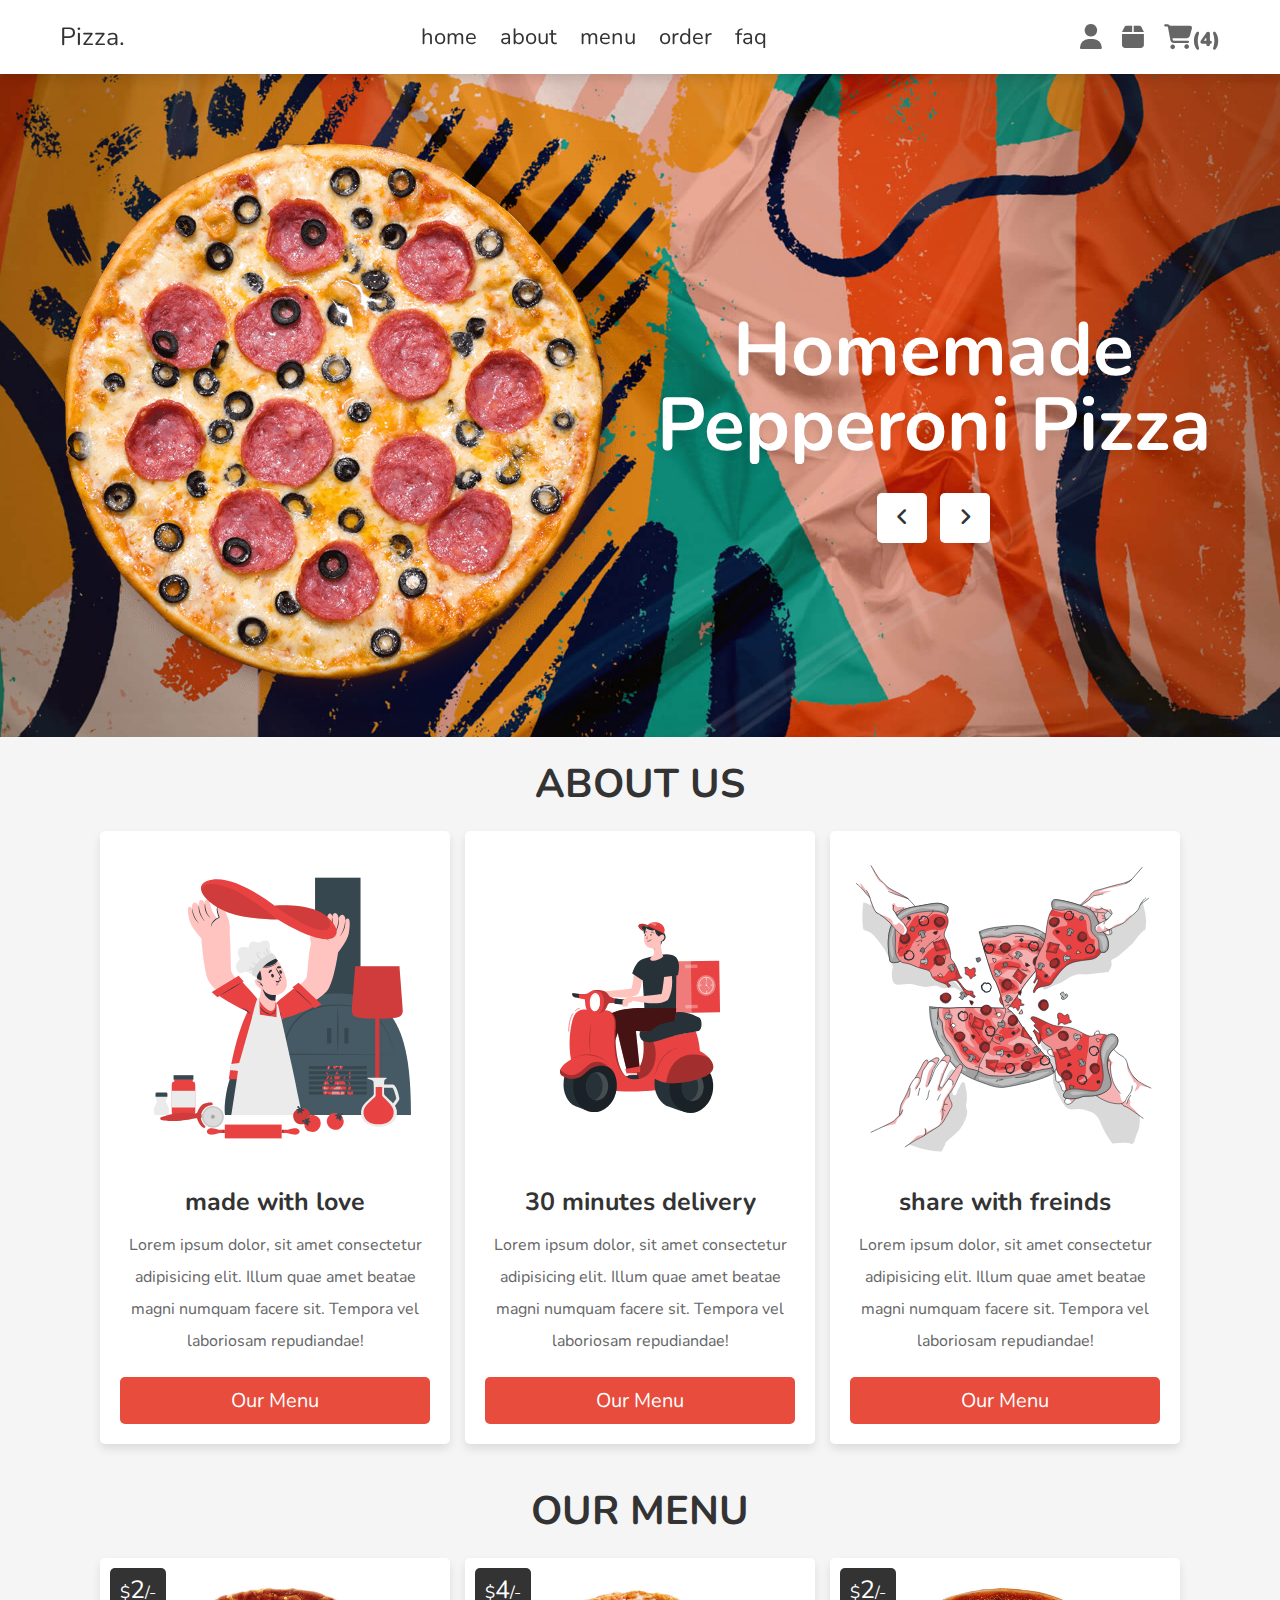
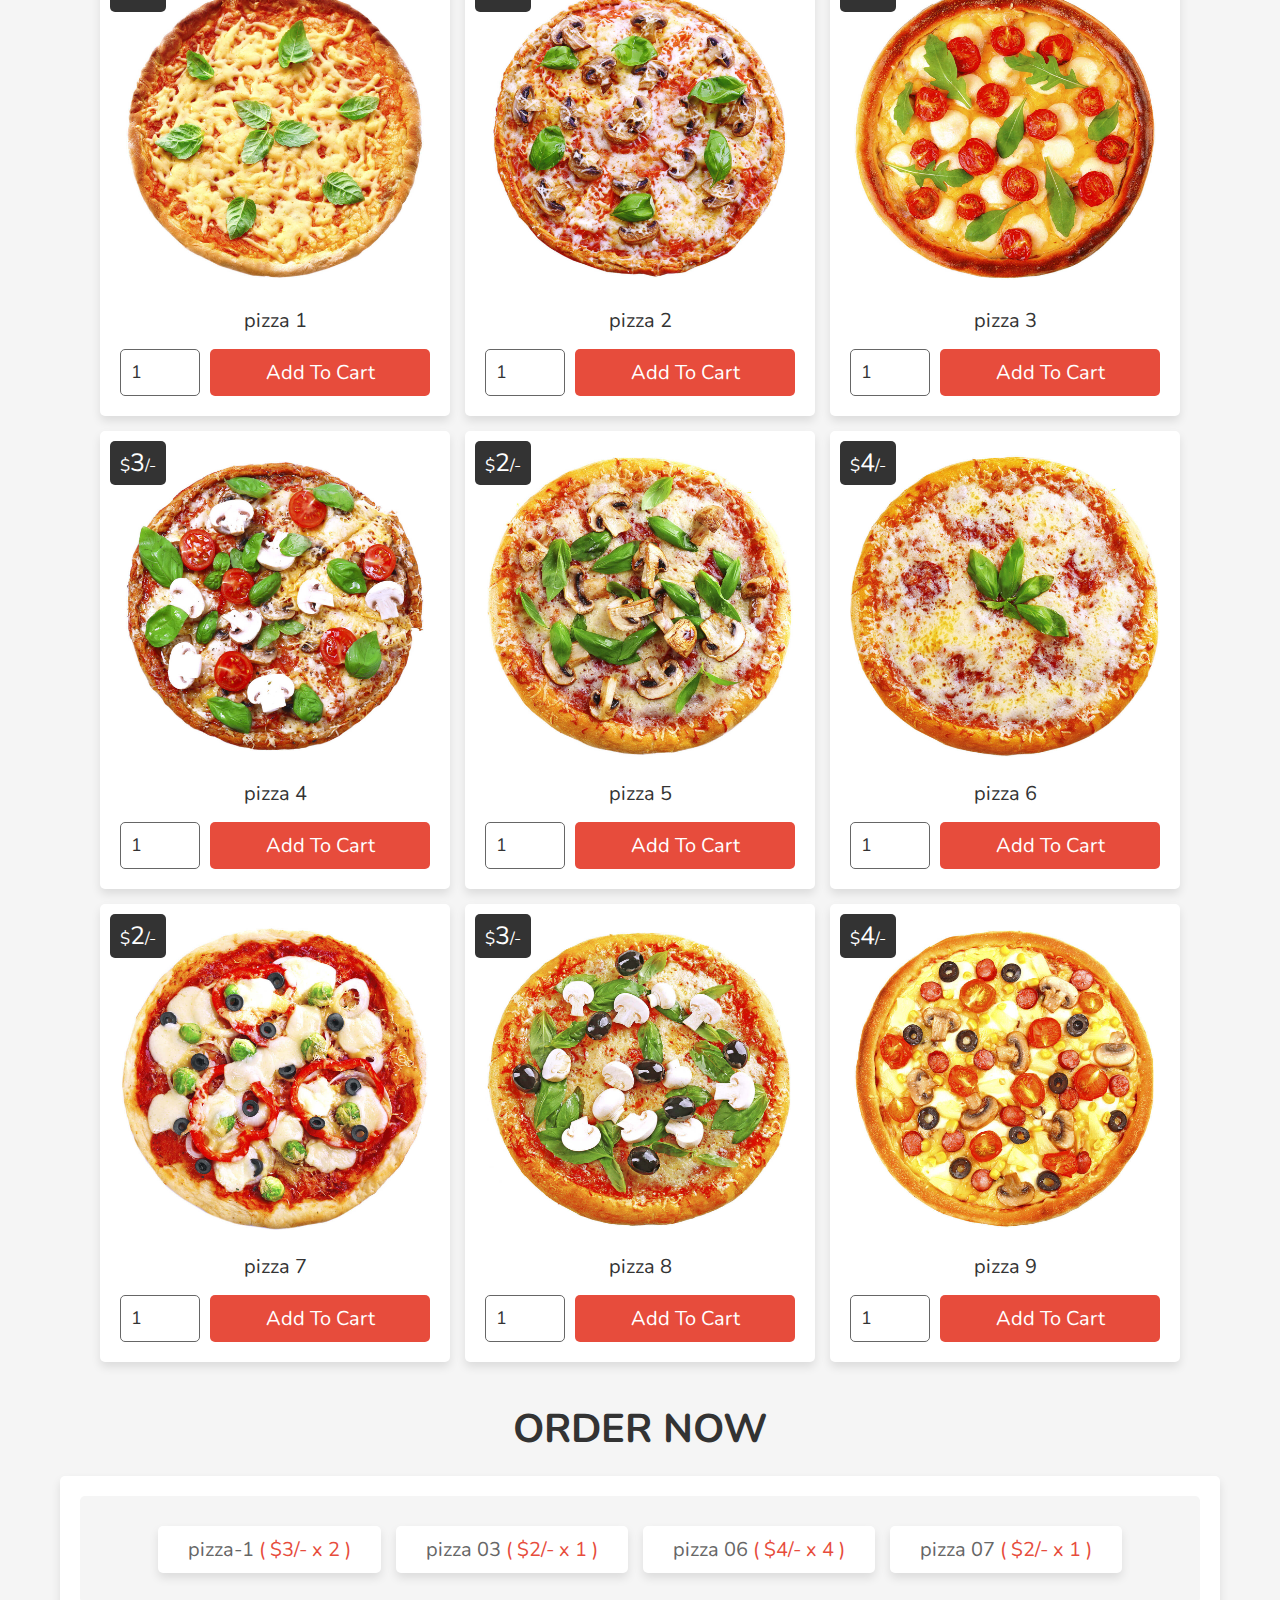
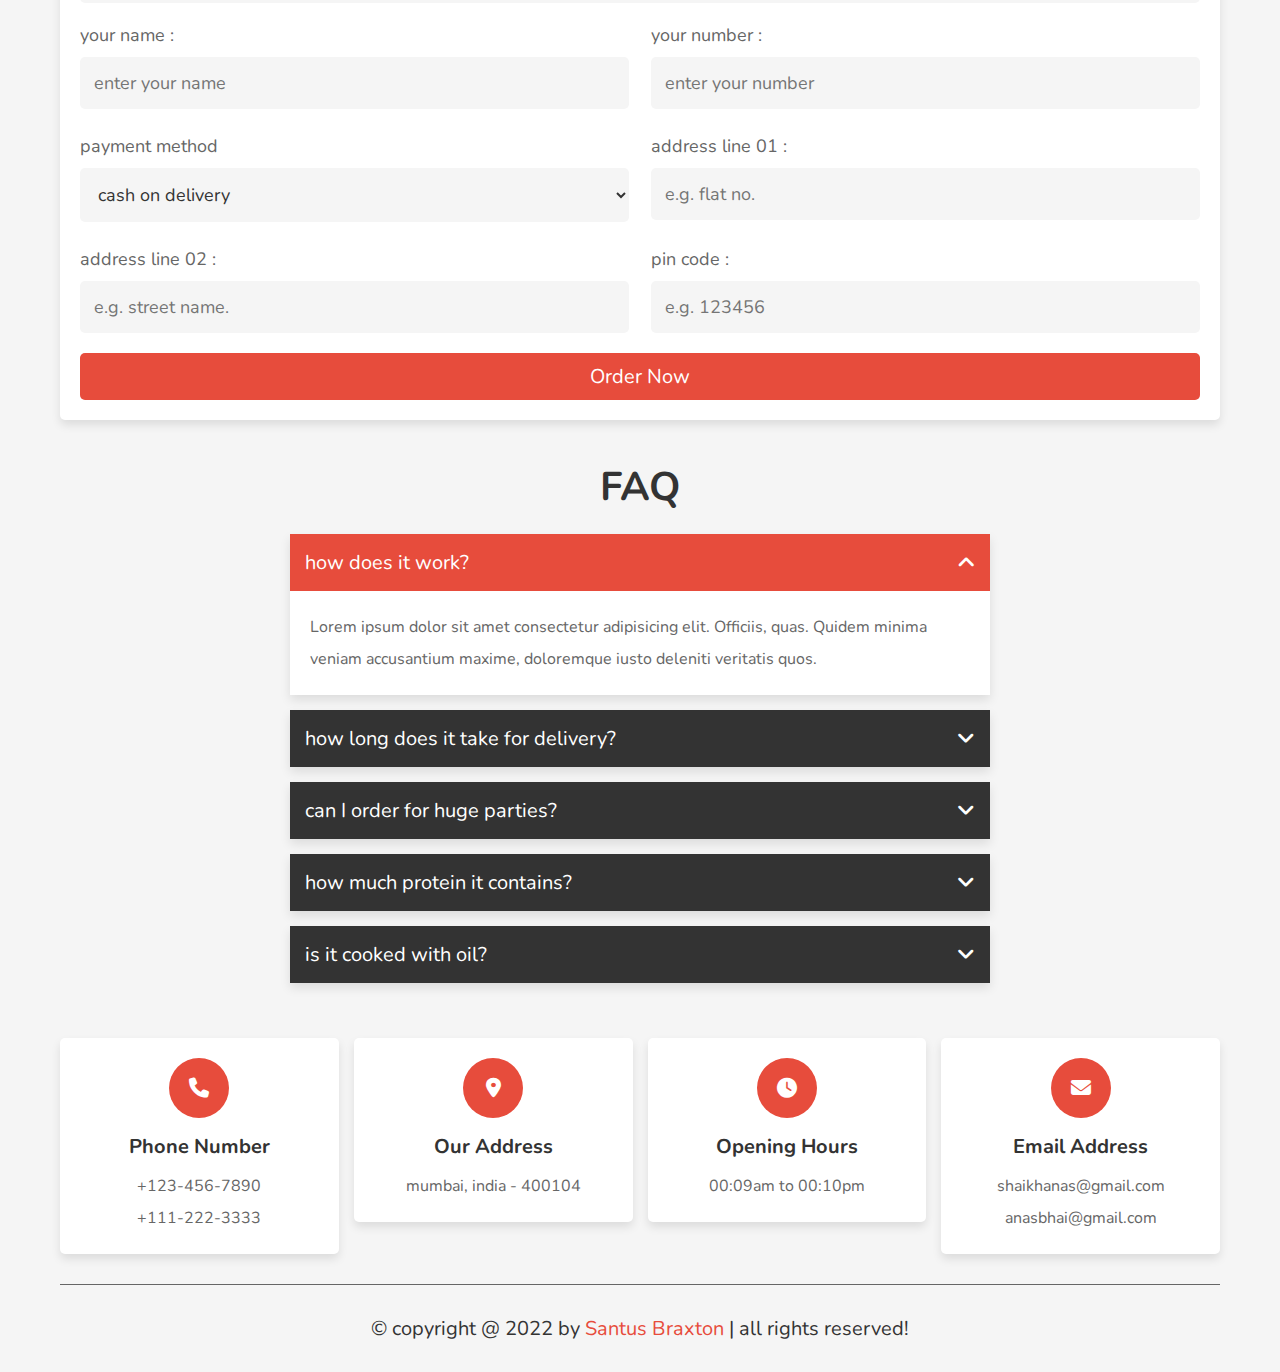
<file: PROJECT__RESTAURANT 2/index.html>
<!DOCTYPE html>
<html lang="en">
<head>
   <meta charset="UTF-8">
   <meta http-equiv="X-UA-Compatible" content="IE=edge">
   <meta name="viewport" content="width=device-width, initial-scale=1.0">
   <title>Complete Responsive Pizza Shop Website Design</title>

   <!-- font awesome cdn link  -->
   <link rel="stylesheet" href="https://cdnjs.cloudflare.com/ajax/libs/font-awesome/6.1.1/css/all.min.css">

   <!-- custom css file link  -->
   <link rel="stylesheet" href="css/style.css">

</head>
<body>
   
<!-- header section starts  -->

<header class="header">

   <section class="flex">

      <a href="#home" class="logo">Pizza.</a>

      <nav class="navbar">
         <a href="#home">home</a>
         <a href="#about">about</a>
         <a href="#menu">menu</a>
         <a href="#order">order</a>
         <a href="#faq">faq</a>
      </nav>

      <div class="icons">
         <div id="menu-btn" class="fas fa-bars"></div>
         <div id="user-btn" class="fas fa-user"></div>
         <div id="order-btn" class="fas fa-box"></div>
         <div id="cart-btn" class="fas fa-shopping-cart"><span>(4)</span></div>
      </div>

   </section>

</header>

<!-- header section ends -->

<div class="user-account">

   <section>

      <div id="close-account"><span>close</span></div>

      <div class="user">
         <p><span>you are not logged in now!</span></p>
      </div>

      <div class="display-orders">
         <p>pizza-1 <span>( $3/- x 2 )</span></p>
         <p>pizza 03 <span>( $2/- x 1 )</span></p>
         <p>pizza 06 <span>( $4/- x 4 )</span></p>
         <p>pizza 07 <span>( $2/- x 1 )</span></p>
      </div>

      <div class="flex">

         <form action="" method="post">
            <h3>login now</h3>
            <input type="email" name="email" required class="box" placeholder="enter your email" maxlength="50">
            <input type="password" name="pass" required class="box" placeholder="enter your password" maxlength="20">
            <input type="submit" value="login now" name="login" class="btn">
         </form>

         <form action="" method="post">
            <h3>register now</h3>
            <input type="text" name="name" required class="box" placeholder="enter your name" maxlength="20">
            <input type="email" name="email" required class="box" placeholder="enter your email" maxlength="50">
            <input type="password" name="pass" required class="box" placeholder="enter your password" maxlength="20">
            <input type="password" name="cpass" required class="box" placeholder="confirm your password" maxlength="20">
            <input type="submit" value="register now" name="register" class="btn">
         </form>

      </div>

   </section>

</div>

<div class="my-orders">

   <section>

      <div id="close-orders"><span>close</span></div>

      <h3 class="title"> my orders </h3>

      <div class="box">
         <p>placed on : <span>06/04/2022</span> </p>
         <p>name : <span>shaikh anas</span> </p>
         <p>number : <span>1234567890</span></p>
         <p>address : <span>flat no. 123, bulding no. 2, jogeshwari, mumbai, india - 400104</span></p>
         <p>payment method : <span>cash on delivery</span></p>
         <p>your orders : <span>pizza 01 $3/- x 2, pizza 03 $2/- x 1, pizza 06 $4/- x 4, pizza 07, $2/- x 1</span></p>
         <p>total price : <span>$11/-</span></p>
         <p>payment status : <span style="color: var(--red);">pending</span> </p>
      </div>

      <div class="box">
         <p>placed on : <span>06/04/2022</span> </p>
         <p>name : <span>shaikh anas</span> </p>
         <p>number : <span>1234567890</span></p>
         <p>address : <span>flat no. 123, bulding no. 2, jogeshwari, mumbai, india - 400104</span></p>
         <p>payment method : <span>cash on delivery</span></p>
         <p>your orders : <span>pizza 01 $3/- x 2, pizza 03 $2/- x 1, pizza 06 $4/- x 4, pizza 07, $2/- x 1</span></p>
         <p>total price : <span>$11/-</span></p>
         <p>payment status : <span style="color: var(--red);">pending</span> </p>
      </div>

   </section>

</div>

<div class="shopping-cart">

   <section>

      <div id="close-cart"><span>close</span></div>

      <div class="box">
         <a href="#" class="fas fa-times"></a>
         <img src="images/pizza-1.jpg" alt="">
         <div class="content">
            <p>pizza-1 <span>( $3/- x 2 )</span></p>
            <form action="" method="post">
               <input type="number" class="qty" name="qty" min="1" value="2" max="100">
               <button type="submit" class="fas fa-edit" name="update_qty"></button>
            </form>
         </div>
      </div>

      <div class="box">
         <a href="#" class="fas fa-times"></a>
         <img src="images/pizza-3.jpg" alt="">
         <div class="content">
            <p>pizza-3 <span>( $2/- x 1 )</span></p>
            <form action="" method="post">
               <input type="number" class="qty" name="qty" min="1" value="1" max="100">
               <button type="submit" class="fas fa-edit" name="update_qty"></button>
            </form>
         </div>
      </div>

      <div class="box">
         <a href="#" class="fas fa-times"></a>
         <img src="images/pizza-6.jpg" alt="">
         <div class="content">
            <p>pizza-6 <span>( $4/- x 2 )</span></p>
            <form action="" method="post">
               <input type="number" class="qty" name="qty" min="1" value="2" max="100">
               <button type="submit" class="fas fa-edit" name="update_qty"></button>
            </form>
         </div>
      </div>

      <div class="box">
         <a href="#" class="fas fa-times"></a>
         <img src="images/pizza-7.jpg" alt="">
         <div class="content">
            <p>pizza-7 <span>( $2/- x 1 )</span></p>
            <form action="" method="post">
               <input type="number" class="qty" name="qty" min="1" value="1" max="100">
               <button type="submit" class="fas fa-edit" name="update_qty"></button>
            </form>
         </div>
      </div>

      <a href="#order" class="btn">order now</a>

   </section>

</div>

<div class="home-bg">

   <section class="home" id="home">

      <div class="slide-container">

         <div class="slide active">
            <div class="image">
               <img src="images/home-img-1.png" alt="">
            </div>
            <div class="content">
               <h3>homemade Pepperoni Pizza</h3>
               <div class="fas fa-angle-left" onclick="prev()"></div>
               <div class="fas fa-angle-right" onclick="next()"></div>
            </div>
         </div>

         <div class="slide">
            <div class="image">
               <img src="images/home-img-2.png" alt="">
            </div>
            <div class="content">
               <h3>Pizza With Mushrooms</h3>
               <div class="fas fa-angle-left" onclick="prev()"></div>
               <div class="fas fa-angle-right" onclick="next()"></div>
            </div>
         </div>

         <div class="slide">
            <div class="image">
               <img src="images/home-img-3.png" alt="">
            </div>
            <div class="content">
               <h3>Mascarpone And Mushrooms</h3>
               <div class="fas fa-angle-left" onclick="prev()"></div>
               <div class="fas fa-angle-right" onclick="next()"></div>
            </div>
         </div>

      </div>

   </section>

</div>

<!-- about section starts  -->

<section class="about" id="about">

   <h1 class="heading">about us</h1>

   <div class="box-container">

      <div class="box">
         <img src="images/about-1.svg" alt="">
         <h3>made with love</h3>
         <p>Lorem ipsum dolor, sit amet consectetur adipisicing elit. Illum quae amet beatae magni numquam facere sit. Tempora vel laboriosam repudiandae!</p>
         <a href="#menu" class="btn">our menu</a>
      </div>

      <div class="box">
         <img src="images/about-2.svg" alt="">
         <h3>30 minutes delivery</h3>
         <p>Lorem ipsum dolor, sit amet consectetur adipisicing elit. Illum quae amet beatae magni numquam facere sit. Tempora vel laboriosam repudiandae!</p>
         <a href="#menu" class="btn">our menu</a>
      </div>

      <div class="box">
         <img src="images/about-3.svg" alt="">
         <h3>share with freinds</h3>
         <p>Lorem ipsum dolor, sit amet consectetur adipisicing elit. Illum quae amet beatae magni numquam facere sit. Tempora vel laboriosam repudiandae!</p>
         <a href="#menu" class="btn">our menu</a>
      </div>

   </div>

</section>

<!-- about section ends -->

<!-- menu section starts  -->

<section id="menu" class="menu">

   <h1 class="heading">our menu</h1>

   <div class="box-container">

      <div class="box">
         <div class="price">$<span>2</span>/-</div>
         <img src="images/pizza-1.jpg" alt="">
         <div class="name">pizza 1</div>
         <form action="" method="post">
            <input type="number" min="1" max="100" value="1" class="qty" name="qty">
            <input type="submit" value="add to cart" name="add_to_cart" class="btn">
         </form>
      </div>

      <div class="box">
         <div class="price">$<span>4</span>/-</div>
         <img src="images/pizza-2.jpg" alt="">
         <div class="name">pizza 2</div>
         <form action="" method="post">
            <input type="number" min="1" max="100" value="1" class="qty" name="qty">
            <input type="submit" value="add to cart" name="add_to_cart" class="btn">
         </form>
      </div>

      <div class="box">
         <div class="price">$<span>2</span>/-</div>
         <img src="images/pizza-3.jpg" alt="">
         <div class="name">pizza 3</div>
         <form action="" method="post">
            <input type="number" min="1" max="100" value="1" class="qty" name="qty">
            <input type="submit" value="add to cart" name="add_to_cart" class="btn">
         </form>
      </div>

      <div class="box">
         <div class="price">$<span>3</span>/-</div>
         <img src="images/pizza-4.jpg" alt="">
         <div class="name">pizza 4</div>
         <form action="" method="post">
            <input type="number" min="1" max="100" value="1" class="qty" name="qty">
            <input type="submit" value="add to cart" name="add_to_cart" class="btn">
         </form>
      </div>

      <div class="box">
         <div class="price">$<span>2</span>/-</div>
         <img src="images/pizza-5.jpg" alt="">
         <div class="name">pizza 5</div>
         <form action="" method="post">
            <input type="number" min="1" max="100" value="1" class="qty" name="qty">
            <input type="submit" value="add to cart" name="add_to_cart" class="btn">
         </form>
      </div>

      <div class="box">
         <div class="price">$<span>4</span>/-</div>
         <img src="images/pizza-6.jpg" alt="">
         <div class="name">pizza 6</div>
         <form action="" method="post">
            <input type="number" min="1" max="100" value="1" class="qty" name="qty">
            <input type="submit" value="add to cart" name="add_to_cart" class="btn">
         </form>
      </div>

      <div class="box">
         <div class="price">$<span>2</span>/-</div>
         <img src="images/pizza-7.jpg" alt="">
         <div class="name">pizza 7</div>
         <form action="" method="post">
            <input type="number" min="1" max="100" value="1" class="qty" name="qty">
            <input type="submit" value="add to cart" name="add_to_cart" class="btn">
         </form>
      </div>

      <div class="box">
         <div class="price">$<span>3</span>/-</div>
         <img src="images/pizza-8.jpg" alt="">
         <div class="name">pizza 8</div>
         <form action="" method="post">
            <input type="number" min="1" max="100" value="1" class="qty" name="qty">
            <input type="submit" value="add to cart" name="add_to_cart" class="btn">
         </form>
      </div>

      <div class="box">
         <div class="price">$<span>4</span>/-</div>
         <img src="images/pizza-9.jpg" alt="">
         <div class="name">pizza 9</div>
         <form action="" method="post">
            <input type="number" min="1" max="100" value="1" class="qty" name="qty">
            <input type="submit" value="add to cart" name="add_to_cart" class="btn">
         </form>
      </div>

   </div>

</section>

<!-- menu section ends -->

<!-- order section starts  -->

<section class="order" id="order">

   <h1 class="heading">order now</h1>

   <form action="" method="post">

      <div class="display-orders">
         <p>pizza-1 <span>( $3/- x 2 )</span></p>
         <p>pizza 03 <span>( $2/- x 1 )</span></p>
         <p>pizza 06 <span>( $4/- x 4 )</span></p>
         <p>pizza 07 <span>( $2/- x 1 )</span></p>
      </div>

      <div class="flex">
         <div class="inputBox">
            <span>your name :</span>
            <input type="text" name="name" class="box" required placeholder="enter your name" maxlength="20">
         </div>
         <div class="inputBox">
            <span>your number :</span>
            <input type="number" name="number" class="box" required placeholder="enter your number" min="0">
         </div>
         <div class="inputBox">
            <span>payment method</span>
            <select name="method" class="box">
               <option value="cash on delivery">cash on delivery</option>
               <option value="credit card">credit card</option>
               <option value="paytm">paytm</option>
               <option value="paypal">paypal</option>
            </select>
         </div>
         <div class="inputBox">
            <span>address line 01 :</span>
            <input type="text" name="flat" class="box" required placeholder="e.g. flat no." maxlength="50">
         </div>
         <div class="inputBox">
            <span>address line 02 :</span>
            <input type="text" name="street" class="box" required placeholder="e.g. street name." maxlength="50">
         </div>
         <div class="inputBox">
            <span>pin code :</span>
            <input type="number" name="pin_code" class="box" required placeholder="e.g. 123456" min="0">
         </div>
      </div>

      <input type="submit" value="order now" class="btn" name="order">

   </form>

</section>

<!-- order section ends -->

<!-- faq section starts  -->

<section class="faq" id="faq">

   <h1 class="heading">FAQ</h1>

   <div class="accordion-container">

      <div class="accordion active">
         <div class="accordion-heading">
            <span>how does it work?</span>
            <i class="fas fa-angle-down"></i>
         </div>
         <p class="accrodion-content">
            Lorem ipsum dolor sit amet consectetur adipisicing elit. Officiis, quas. Quidem minima veniam accusantium maxime, doloremque iusto deleniti veritatis quos.
         </p>
      </div>

      <div class="accordion">
         <div class="accordion-heading">
            <span>how long does it take for delivery?</span>
            <i class="fas fa-angle-down"></i>
         </div>
         <p class="accrodion-content">
            Lorem ipsum dolor sit amet consectetur adipisicing elit. Officiis, quas. Quidem minima veniam accusantium maxime, doloremque iusto deleniti veritatis quos.
         </p>
      </div>

      <div class="accordion">
         <div class="accordion-heading">
            <span>can I order for huge parties?</span>
            <i class="fas fa-angle-down"></i>
         </div>
         <p class="accrodion-content">
            Lorem ipsum dolor sit amet consectetur adipisicing elit. Officiis, quas. Quidem minima veniam accusantium maxime, doloremque iusto deleniti veritatis quos.
         </p>
      </div>

      <div class="accordion">
         <div class="accordion-heading">
            <span>how much protein it contains?</span>
            <i class="fas fa-angle-down"></i>
         </div>
         <p class="accrodion-content">
            Lorem ipsum dolor sit amet consectetur adipisicing elit. Officiis, quas. Quidem minima veniam accusantium maxime, doloremque iusto deleniti veritatis quos.
         </p>
      </div>


      <div class="accordion">
         <div class="accordion-heading">
            <span>is it cooked with oil?</span>
            <i class="fas fa-angle-down"></i>
         </div>
         <p class="accrodion-content">
            Lorem ipsum dolor sit amet consectetur adipisicing elit. Officiis, quas. Quidem minima veniam accusantium maxime, doloremque iusto deleniti veritatis quos.
         </p>
      </div>

   </div>

</section>

<!-- faq section ends -->

<!-- footer section starts  -->

<section class="footer">

   <div class="box-container">

      <div class="box">
         <i class="fas fa-phone"></i>
         <h3>phone number</h3>
         <p>+123-456-7890</p>
         <p>+111-222-3333</p>
      </div>

      <div class="box">
         <i class="fas fa-map-marker-alt"></i>
         <h3>our address</h3>
         <p>mumbai, india - 400104</p>
      </div>

      <div class="box">
         <i class="fas fa-clock"></i>
         <h3>opening hours</h3>
         <p>00:09am to 00:10pm</p>
      </div>

      <div class="box">
         <i class="fas fa-envelope"></i>
         <h3>email address</h3>
         <p>shaikhanas@gmail.com</p>
         <p>anasbhai@gmail.com</p>
      </div>

   </div>

   <div class="credit">
      &copy; copyright @ 2022 by <span>Santus Braxton</span> | all rights reserved!
   </div>

</section>

<!-- footer section ends -->



















<!-- custom js file link  -->
<script src="js/script.js"></script>

</body>
</html>
</file>
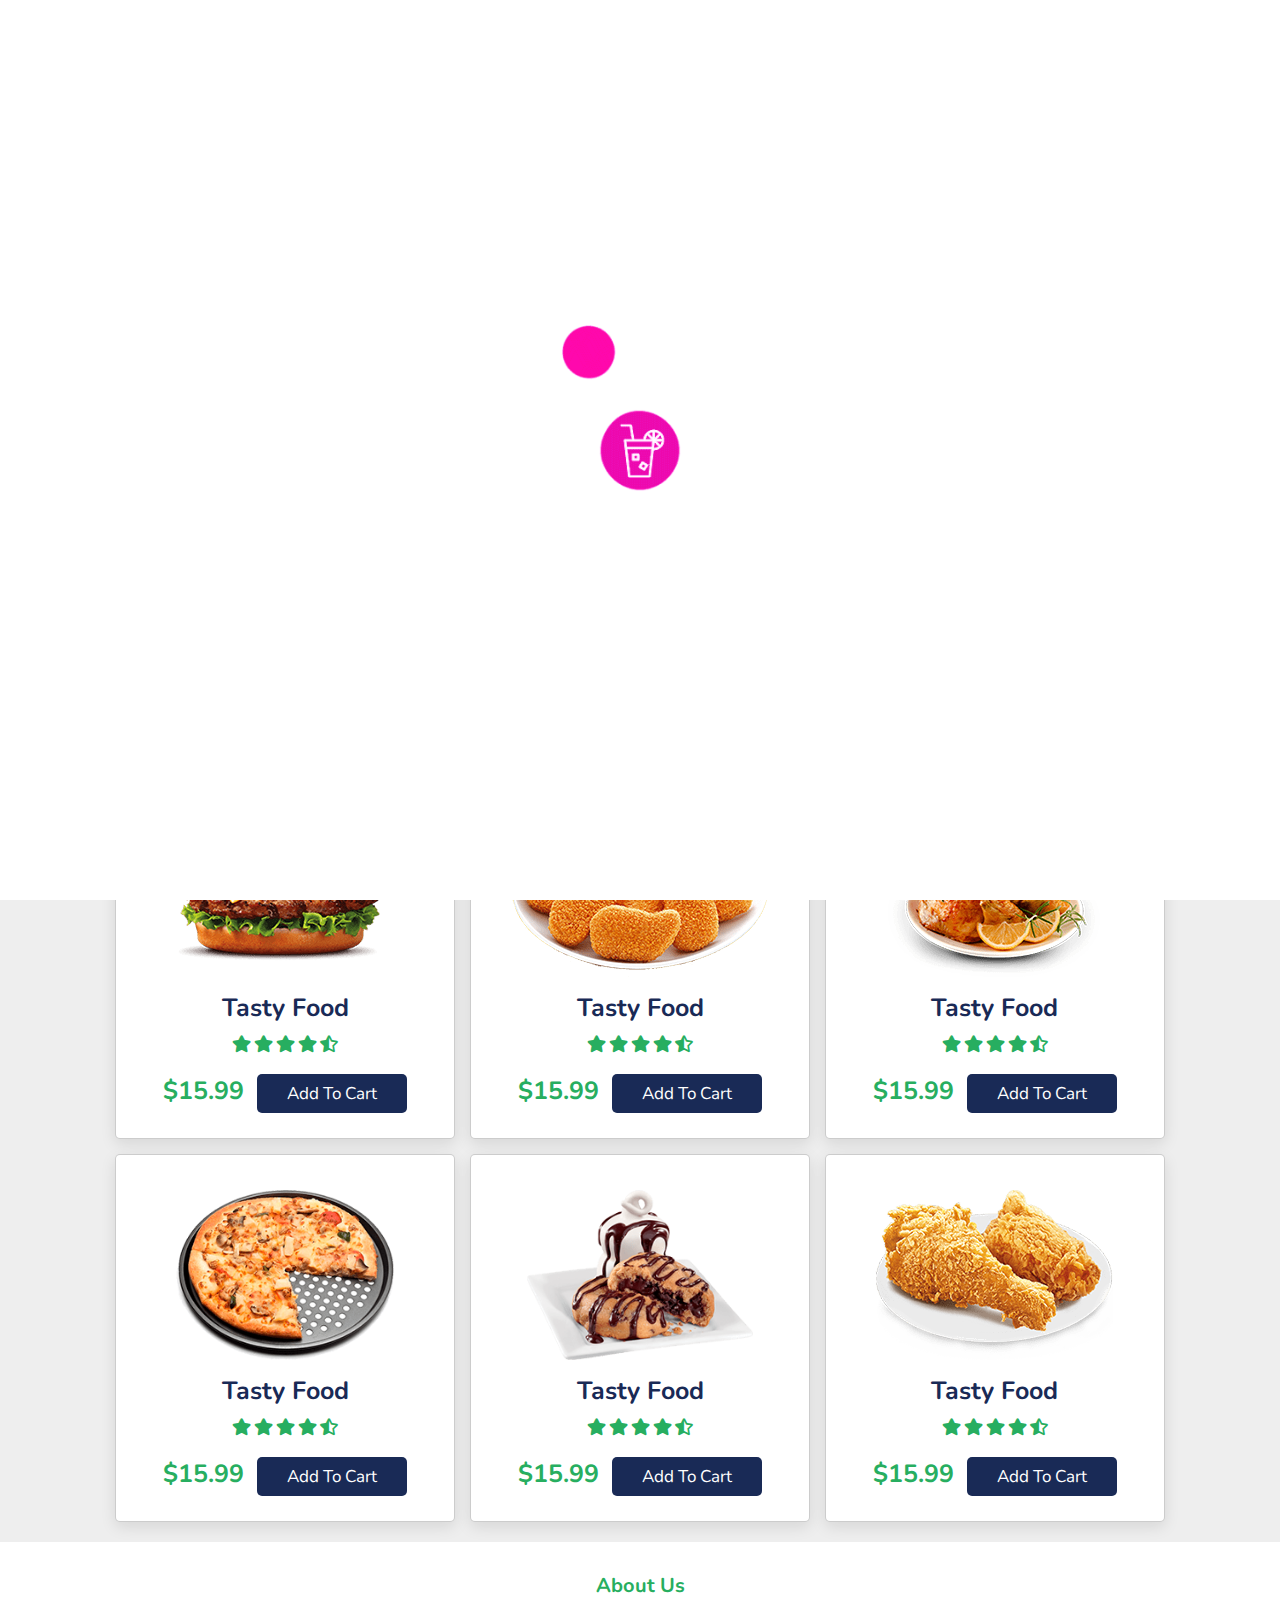
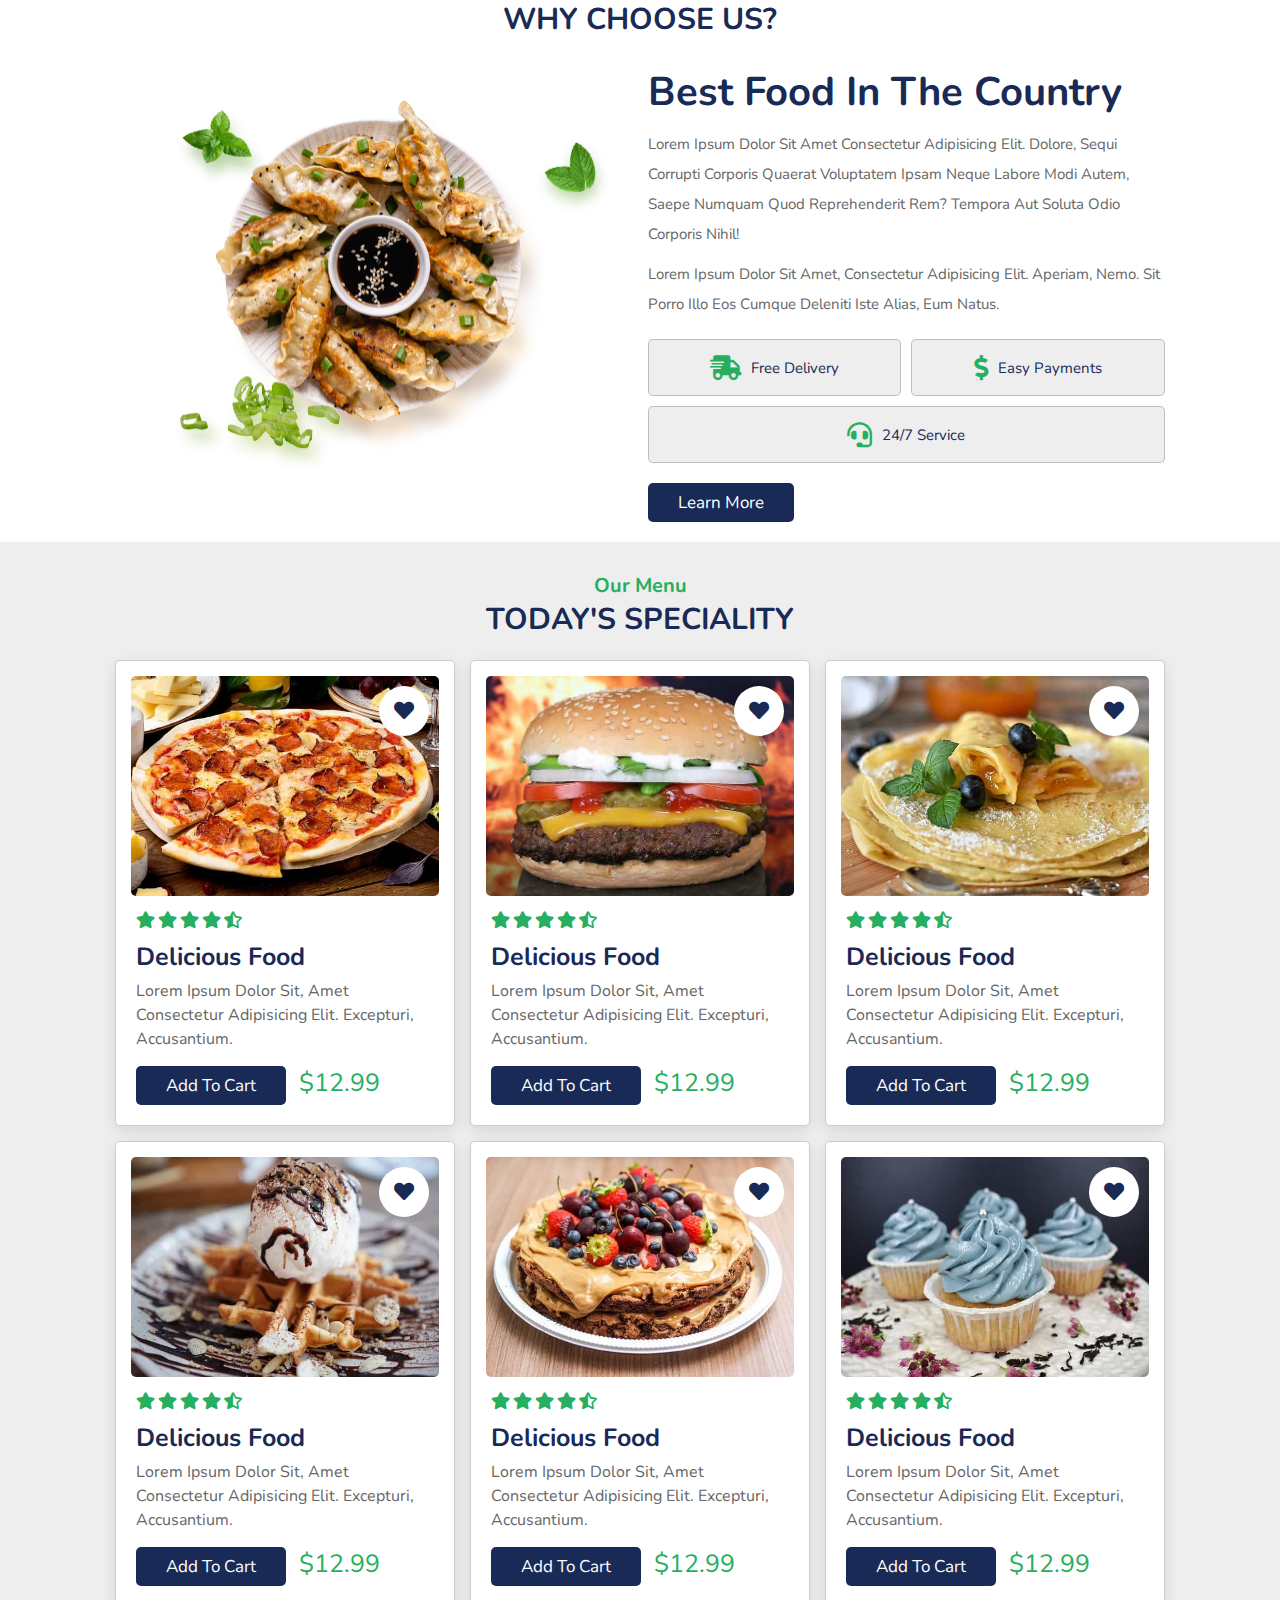
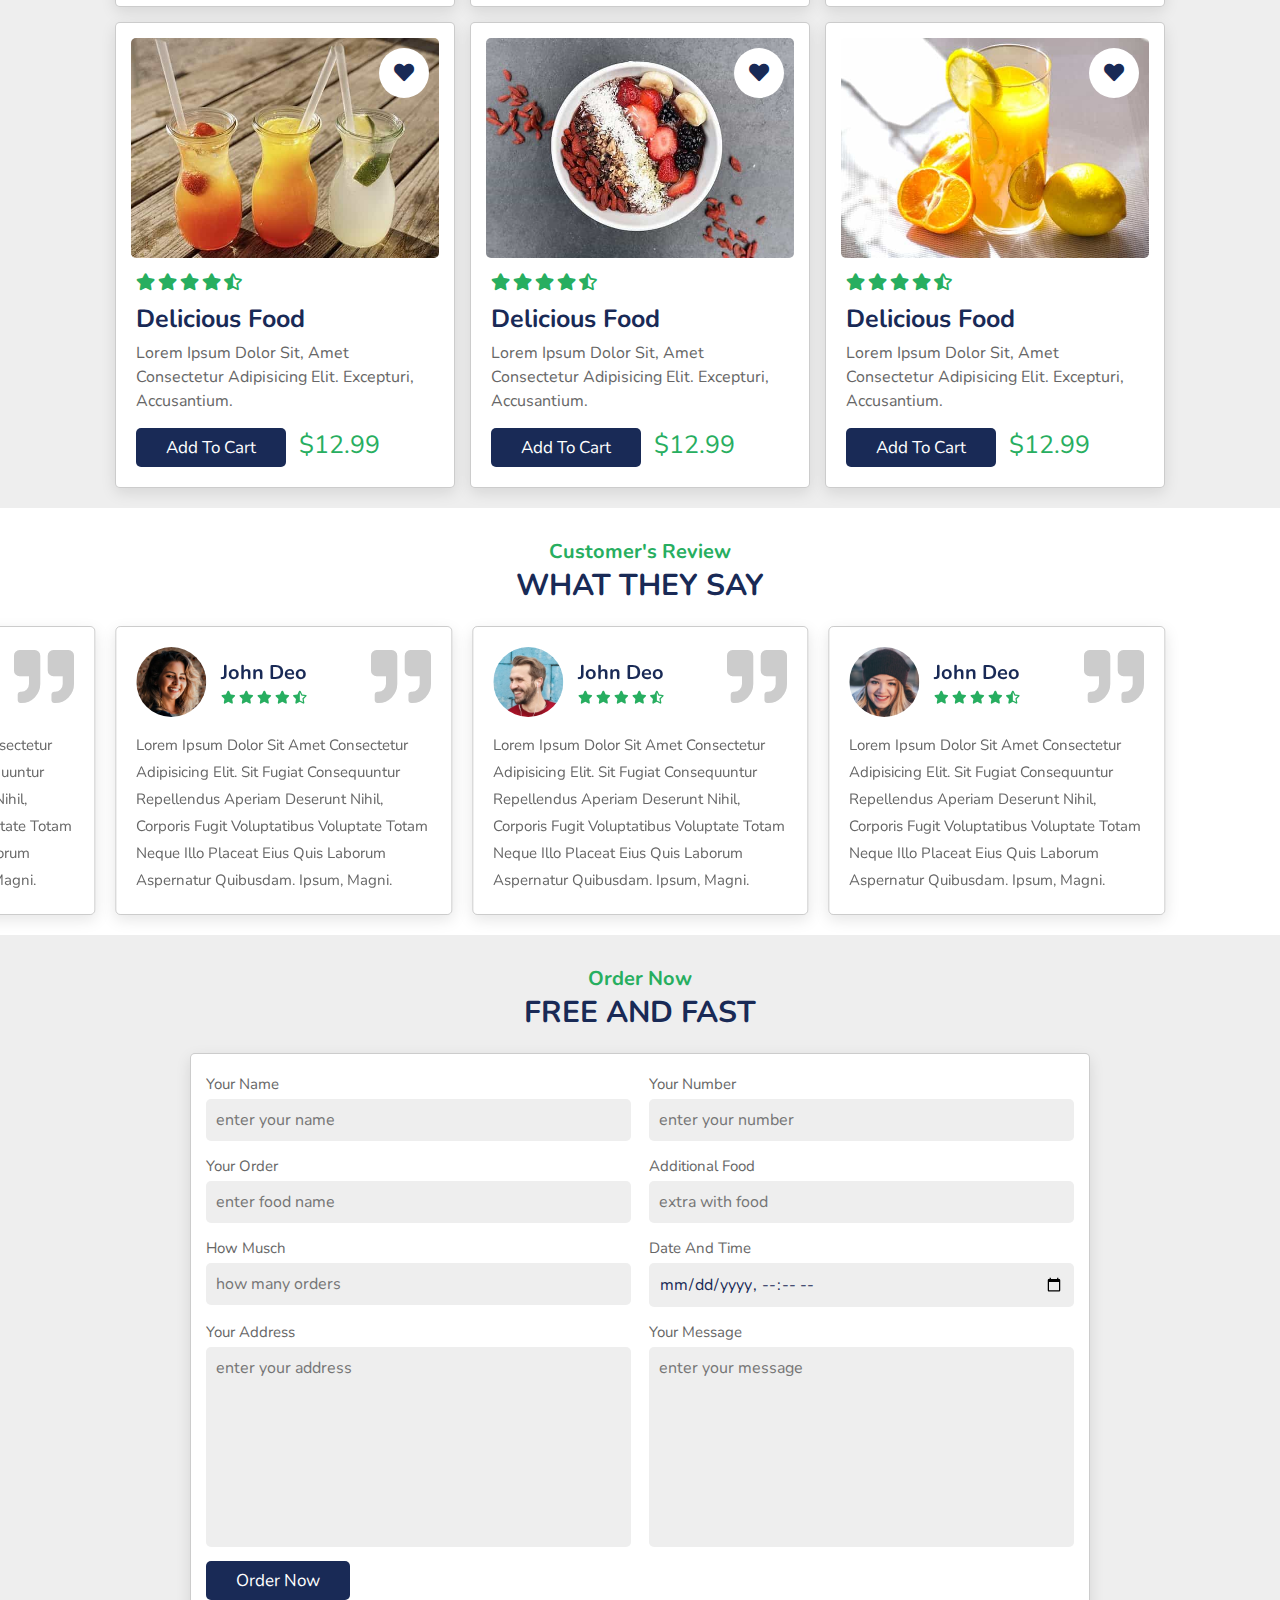
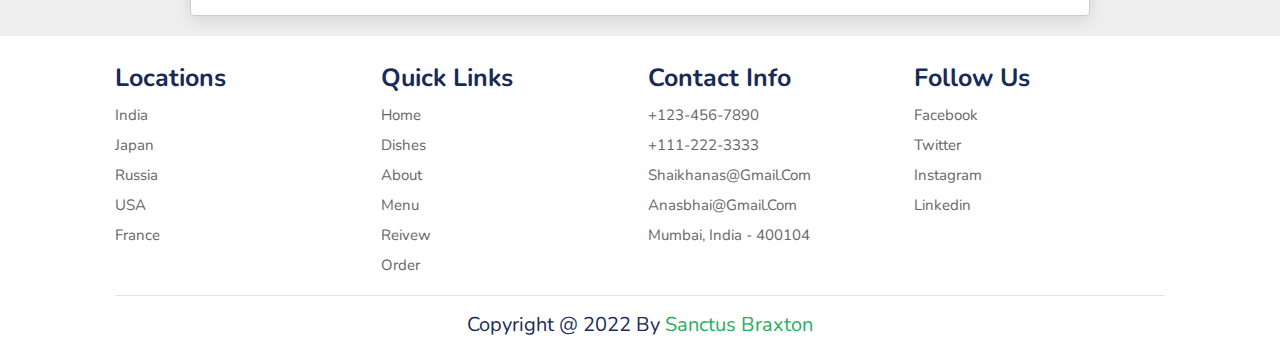
<file: PROJECT__RETAURANT 3/index.html>
<!DOCTYPE html>
<html lang="en">
<head>
    <meta charset="UTF-8">
    <meta http-equiv="X-UA-Compatible" content="IE=edge">
    <meta name="viewport" content="width=device-width, initial-scale=1.0">
    <title>Complete Responsive Food Website Design Tutorial</title>

    <link rel="stylesheet" href="https://unpkg.com/swiper/swiper-bundle.min.css" />

    <!-- font awesome cdn link  -->
    <link rel="stylesheet" href="https://cdnjs.cloudflare.com/ajax/libs/font-awesome/5.15.3/css/all.min.css">

    <!-- custom css file link  -->
    <link rel="stylesheet" href="css/style.css">

</head>
<body>
    
<!-- header section starts      -->

<header>

    <a href="#" class="logo"><i class="fas fa-utensils"></i>resto.</a>

    <nav class="navbar">
        <a class="active" href="#home">home</a>
        <a href="#dishes">dishes</a>
        <a href="#about">about</a>
        <a href="#menu">menu</a>
        <a href="#review">review</a>
        <a href="#order">order</a>
    </nav>

    <div class="icons">
        <i class="fas fa-bars" id="menu-bars"></i>
        <i class="fas fa-search" id="search-icon"></i>
        <a href="#" class="fas fa-heart"></a>
        <a href="#" class="fas fa-shopping-cart"></a>
    </div>

</header>

<!-- header section ends-->

<!-- search form  -->

<form action="" id="search-form">
    <input type="search" placeholder="search here..." name="" id="search-box">
    <label for="search-box" class="fas fa-search"></label>
    <i class="fas fa-times" id="close"></i>
</form>

<!-- home section starts  -->

<section class="home" id="home">

    <div class="swiper-container home-slider">

        <div class="swiper-wrapper wrapper">

            <div class="swiper-slide slide">
                <div class="content">
                    <span>our special dish</span>
                    <h3>spicy noodles</h3>
                    <p>Lorem ipsum dolor sit amet consectetur adipisicing elit. Sit natus dolor cumque?</p>
                    <a href="#" class="btn">order now</a>
                </div>
                <div class="image">
                    <img src="images/home-img-1.png" alt="">
                </div>
            </div>

            <div class="swiper-slide slide">
                <div class="content">
                    <span>our special dish</span>
                    <h3>fried chicken</h3>
                    <p>Lorem ipsum dolor sit amet consectetur adipisicing elit. Sit natus dolor cumque?</p>
                    <a href="#" class="btn">order now</a>
                </div>
                <div class="image">
                    <img src="images/home-img-2.png" alt="">
                </div>
            </div>

            <div class="swiper-slide slide">
                <div class="content">
                    <span>our special dish</span>
                    <h3>hot pizza</h3>
                    <p>Lorem ipsum dolor sit amet consectetur adipisicing elit. Sit natus dolor cumque?</p>
                    <a href="#" class="btn">order now</a>
                </div>
                <div class="image">
                    <img src="images/home-img-3.png" alt="">
                </div>
            </div>

        </div>

        <div class="swiper-pagination"></div>

    </div>

</section>

<!-- home section ends -->

<!-- dishes section starts  -->

<section class="dishes" id="dishes">

    <h3 class="sub-heading"> our dishes </h3>
    <h1 class="heading"> popular dishes </h1>

    <div class="box-container">

        <div class="box">
            <a href="#" class="fas fa-heart"></a>
            <a href="#" class="fas fa-eye"></a>
            <img src="images/dish-1.png" alt="">
            <h3>tasty food</h3>
            <div class="stars">
                <i class="fas fa-star"></i>
                <i class="fas fa-star"></i>
                <i class="fas fa-star"></i>
                <i class="fas fa-star"></i>
                <i class="fas fa-star-half-alt"></i>
            </div>
            <span>$15.99</span>
            <a href="#" class="btn">add to cart</a>
        </div>

        <div class="box">
            <a href="#" class="fas fa-heart"></a>
            <a href="#" class="fas fa-eye"></a>
            <img src="images/dish-2.png" alt="">
            <h3>tasty food</h3>
            <div class="stars">
                <i class="fas fa-star"></i>
                <i class="fas fa-star"></i>
                <i class="fas fa-star"></i>
                <i class="fas fa-star"></i>
                <i class="fas fa-star-half-alt"></i>
            </div>
            <span>$15.99</span>
            <a href="#" class="btn">add to cart</a>
        </div>

        <div class="box">
            <a href="#" class="fas fa-heart"></a>
            <a href="#" class="fas fa-eye"></a>
            <img src="images/dish-3.png" alt="">
            <h3>tasty food</h3>
            <div class="stars">
                <i class="fas fa-star"></i>
                <i class="fas fa-star"></i>
                <i class="fas fa-star"></i>
                <i class="fas fa-star"></i>
                <i class="fas fa-star-half-alt"></i>
            </div>
            <span>$15.99</span>
            <a href="#" class="btn">add to cart</a>
        </div>

        <div class="box">
            <a href="#" class="fas fa-heart"></a>
            <a href="#" class="fas fa-eye"></a>
            <img src="images/dish-4.png" alt="">
            <h3>tasty food</h3>
            <div class="stars">
                <i class="fas fa-star"></i>
                <i class="fas fa-star"></i>
                <i class="fas fa-star"></i>
                <i class="fas fa-star"></i>
                <i class="fas fa-star-half-alt"></i>
            </div>
            <span>$15.99</span>
            <a href="#" class="btn">add to cart</a>
        </div>

        <div class="box">
            <a href="#" class="fas fa-heart"></a>
            <a href="#" class="fas fa-eye"></a>
            <img src="images/dish-5.png" alt="">
            <h3>tasty food</h3>
            <div class="stars">
                <i class="fas fa-star"></i>
                <i class="fas fa-star"></i>
                <i class="fas fa-star"></i>
                <i class="fas fa-star"></i>
                <i class="fas fa-star-half-alt"></i>
            </div>
            <span>$15.99</span>
            <a href="#" class="btn">add to cart</a>
        </div>

        <div class="box">
            <a href="#" class="fas fa-heart"></a>
            <a href="#" class="fas fa-eye"></a>
            <img src="images/dish-6.png" alt="">
            <h3>tasty food</h3>
            <div class="stars">
                <i class="fas fa-star"></i>
                <i class="fas fa-star"></i>
                <i class="fas fa-star"></i>
                <i class="fas fa-star"></i>
                <i class="fas fa-star-half-alt"></i>
            </div>
            <span>$15.99</span>
            <a href="#" class="btn">add to cart</a>
        </div>

    </div>

</section>

<!-- dishes section ends -->

<!-- about section starts  -->

<section class="about" id="about">

    <h3 class="sub-heading"> about us </h3>
    <h1 class="heading"> why choose us? </h1>

    <div class="row">

        <div class="image">
            <img src="images/about-img.png" alt="">
        </div>

        <div class="content">
            <h3>best food in the country</h3>
            <p>Lorem ipsum dolor sit amet consectetur adipisicing elit. Dolore, sequi corrupti corporis quaerat voluptatem ipsam neque labore modi autem, saepe numquam quod reprehenderit rem? Tempora aut soluta odio corporis nihil!</p>
            <p>Lorem ipsum dolor sit amet, consectetur adipisicing elit. Aperiam, nemo. Sit porro illo eos cumque deleniti iste alias, eum natus.</p>
            <div class="icons-container">
                <div class="icons">
                    <i class="fas fa-shipping-fast"></i>
                    <span>free delivery</span>
                </div>
                <div class="icons">
                    <i class="fas fa-dollar-sign"></i>
                    <span>easy payments</span>
                </div>
                <div class="icons">
                    <i class="fas fa-headset"></i>
                    <span>24/7 service</span>
                </div>
            </div>
            <a href="#" class="btn">learn more</a>
        </div>

    </div>

</section>

<!-- about section ends -->

<!-- menu section starts  -->

<section class="menu" id="menu">

    <h3 class="sub-heading"> our menu </h3>
    <h1 class="heading"> today's speciality </h1>

    <div class="box-container">

        <div class="box">
            <div class="image">
                <img src="images/menu-1.jpg" alt="">
                <a href="#" class="fas fa-heart"></a>
            </div>
            <div class="content">
                <div class="stars">
                    <i class="fas fa-star"></i>
                    <i class="fas fa-star"></i>
                    <i class="fas fa-star"></i>
                    <i class="fas fa-star"></i>
                    <i class="fas fa-star-half-alt"></i>
                </div>
                <h3>delicious food</h3>
                <p>Lorem ipsum dolor sit, amet consectetur adipisicing elit. Excepturi, accusantium.</p>
                <a href="#" class="btn">add to cart</a>
                <span class="price">$12.99</span>
            </div>
        </div>

        <div class="box">
            <div class="image">
                <img src="images/menu-2.jpg" alt="">
                <a href="#" class="fas fa-heart"></a>
            </div>
            <div class="content">
                <div class="stars">
                    <i class="fas fa-star"></i>
                    <i class="fas fa-star"></i>
                    <i class="fas fa-star"></i>
                    <i class="fas fa-star"></i>
                    <i class="fas fa-star-half-alt"></i>
                </div>
                <h3>delicious food</h3>
                <p>Lorem ipsum dolor sit, amet consectetur adipisicing elit. Excepturi, accusantium.</p>
                <a href="#" class="btn">add to cart</a>
                <span class="price">$12.99</span>
            </div>
        </div>

        <div class="box">
            <div class="image">
                <img src="images/menu-3.jpg" alt="">
                <a href="#" class="fas fa-heart"></a>
            </div>
            <div class="content">
                <div class="stars">
                    <i class="fas fa-star"></i>
                    <i class="fas fa-star"></i>
                    <i class="fas fa-star"></i>
                    <i class="fas fa-star"></i>
                    <i class="fas fa-star-half-alt"></i>
                </div>
                <h3>delicious food</h3>
                <p>Lorem ipsum dolor sit, amet consectetur adipisicing elit. Excepturi, accusantium.</p>
                <a href="#" class="btn">add to cart</a>
                <span class="price">$12.99</span>
            </div>
        </div>

        <div class="box">
            <div class="image">
                <img src="images/menu-4.jpg" alt="">
                <a href="#" class="fas fa-heart"></a>
            </div>
            <div class="content">
                <div class="stars">
                    <i class="fas fa-star"></i>
                    <i class="fas fa-star"></i>
                    <i class="fas fa-star"></i>
                    <i class="fas fa-star"></i>
                    <i class="fas fa-star-half-alt"></i>
                </div>
                <h3>delicious food</h3>
                <p>Lorem ipsum dolor sit, amet consectetur adipisicing elit. Excepturi, accusantium.</p>
                <a href="#" class="btn">add to cart</a>
                <span class="price">$12.99</span>
            </div>
        </div>

        <div class="box">
            <div class="image">
                <img src="images/menu-5.jpg" alt="">
                <a href="#" class="fas fa-heart"></a>
            </div>
            <div class="content">
                <div class="stars">
                    <i class="fas fa-star"></i>
                    <i class="fas fa-star"></i>
                    <i class="fas fa-star"></i>
                    <i class="fas fa-star"></i>
                    <i class="fas fa-star-half-alt"></i>
                </div>
                <h3>delicious food</h3>
                <p>Lorem ipsum dolor sit, amet consectetur adipisicing elit. Excepturi, accusantium.</p>
                <a href="#" class="btn">add to cart</a>
                <span class="price">$12.99</span>
            </div>
        </div>

        <div class="box">
            <div class="image">
                <img src="images/menu-6.jpg" alt="">
                <a href="#" class="fas fa-heart"></a>
            </div>
            <div class="content">
                <div class="stars">
                    <i class="fas fa-star"></i>
                    <i class="fas fa-star"></i>
                    <i class="fas fa-star"></i>
                    <i class="fas fa-star"></i>
                    <i class="fas fa-star-half-alt"></i>
                </div>
                <h3>delicious food</h3>
                <p>Lorem ipsum dolor sit, amet consectetur adipisicing elit. Excepturi, accusantium.</p>
                <a href="#" class="btn">add to cart</a>
                <span class="price">$12.99</span>
            </div>
        </div>

        <div class="box">
            <div class="image">
                <img src="images/menu-7.jpg" alt="">
                <a href="#" class="fas fa-heart"></a>
            </div>
            <div class="content">
                <div class="stars">
                    <i class="fas fa-star"></i>
                    <i class="fas fa-star"></i>
                    <i class="fas fa-star"></i>
                    <i class="fas fa-star"></i>
                    <i class="fas fa-star-half-alt"></i>
                </div>
                <h3>delicious food</h3>
                <p>Lorem ipsum dolor sit, amet consectetur adipisicing elit. Excepturi, accusantium.</p>
                <a href="#" class="btn">add to cart</a>
                <span class="price">$12.99</span>
            </div>
        </div>

        <div class="box">
            <div class="image">
                <img src="images/menu-8.jpg" alt="">
                <a href="#" class="fas fa-heart"></a>
            </div>
            <div class="content">
                <div class="stars">
                    <i class="fas fa-star"></i>
                    <i class="fas fa-star"></i>
                    <i class="fas fa-star"></i>
                    <i class="fas fa-star"></i>
                    <i class="fas fa-star-half-alt"></i>
                </div>
                <h3>delicious food</h3>
                <p>Lorem ipsum dolor sit, amet consectetur adipisicing elit. Excepturi, accusantium.</p>
                <a href="#" class="btn">add to cart</a>
                <span class="price">$12.99</span>
            </div>
        </div>

        <div class="box">
            <div class="image">
                <img src="images/menu-9.jpg" alt="">
                <a href="#" class="fas fa-heart"></a>
            </div>
            <div class="content">
                <div class="stars">
                    <i class="fas fa-star"></i>
                    <i class="fas fa-star"></i>
                    <i class="fas fa-star"></i>
                    <i class="fas fa-star"></i>
                    <i class="fas fa-star-half-alt"></i>
                </div>
                <h3>delicious food</h3>
                <p>Lorem ipsum dolor sit, amet consectetur adipisicing elit. Excepturi, accusantium.</p>
                <a href="#" class="btn">add to cart</a>
                <span class="price">$12.99</span>
            </div>
        </div>

    </div>

</section>

<!-- menu section ends -->

<!-- review section starts  -->

<section class="review" id="review">

    <h3 class="sub-heading"> customer's review </h3>
    <h1 class="heading"> what they say </h1>

    <div class="swiper-container review-slider">

        <div class="swiper-wrapper">

            <div class="swiper-slide slide">
                <i class="fas fa-quote-right"></i>
                <div class="user">
                    <img src="images/pic-1.png" alt="">
                    <div class="user-info">
                        <h3>john deo</h3>
                        <div class="stars">
                            <i class="fas fa-star"></i>
                            <i class="fas fa-star"></i>
                            <i class="fas fa-star"></i>
                            <i class="fas fa-star"></i>
                            <i class="fas fa-star-half-alt"></i>
                        </div>
                    </div>
                </div>
                <p>Lorem ipsum dolor sit amet consectetur adipisicing elit. Sit fugiat consequuntur repellendus aperiam deserunt nihil, corporis fugit voluptatibus voluptate totam neque illo placeat eius quis laborum aspernatur quibusdam. Ipsum, magni.</p>
            </div>

            <div class="swiper-slide slide">
                <i class="fas fa-quote-right"></i>
                <div class="user">
                    <img src="images/pic-2.png" alt="">
                    <div class="user-info">
                        <h3>john deo</h3>
                        <div class="stars">
                            <i class="fas fa-star"></i>
                            <i class="fas fa-star"></i>
                            <i class="fas fa-star"></i>
                            <i class="fas fa-star"></i>
                            <i class="fas fa-star-half-alt"></i>
                        </div>
                    </div>
                </div>
                <p>Lorem ipsum dolor sit amet consectetur adipisicing elit. Sit fugiat consequuntur repellendus aperiam deserunt nihil, corporis fugit voluptatibus voluptate totam neque illo placeat eius quis laborum aspernatur quibusdam. Ipsum, magni.</p>
            </div>

            <div class="swiper-slide slide">
                <i class="fas fa-quote-right"></i>
                <div class="user">
                    <img src="images/pic-3.png" alt="">
                    <div class="user-info">
                        <h3>john deo</h3>
                        <div class="stars">
                            <i class="fas fa-star"></i>
                            <i class="fas fa-star"></i>
                            <i class="fas fa-star"></i>
                            <i class="fas fa-star"></i>
                            <i class="fas fa-star-half-alt"></i>
                        </div>
                    </div>
                </div>
                <p>Lorem ipsum dolor sit amet consectetur adipisicing elit. Sit fugiat consequuntur repellendus aperiam deserunt nihil, corporis fugit voluptatibus voluptate totam neque illo placeat eius quis laborum aspernatur quibusdam. Ipsum, magni.</p>
            </div>

            <div class="swiper-slide slide">
                <i class="fas fa-quote-right"></i>
                <div class="user">
                    <img src="images/pic-4.png" alt="">
                    <div class="user-info">
                        <h3>john deo</h3>
                        <div class="stars">
                            <i class="fas fa-star"></i>
                            <i class="fas fa-star"></i>
                            <i class="fas fa-star"></i>
                            <i class="fas fa-star"></i>
                            <i class="fas fa-star-half-alt"></i>
                        </div>
                    </div>
                </div>
                <p>Lorem ipsum dolor sit amet consectetur adipisicing elit. Sit fugiat consequuntur repellendus aperiam deserunt nihil, corporis fugit voluptatibus voluptate totam neque illo placeat eius quis laborum aspernatur quibusdam. Ipsum, magni.</p>
            </div>

        </div>

    </div>
    
</section>

<!-- review section ends -->

<!-- order section starts  -->

<section class="order" id="order">

    <h3 class="sub-heading"> order now </h3>
    <h1 class="heading"> free and fast </h1>

    <form action="">

        <div class="inputBox">
            <div class="input">
                <span>your name</span>
                <input type="text" placeholder="enter your name">
            </div>
            <div class="input">
                <span>your number</span>
                <input type="number" placeholder="enter your number">
            </div>
        </div>
        <div class="inputBox">
            <div class="input">
                <span>your order</span>
                <input type="text" placeholder="enter food name">
            </div>
            <div class="input">
                <span>additional food</span>
                <input type="test" placeholder="extra with food">
            </div>
        </div>
        <div class="inputBox">
            <div class="input">
                <span>how musch</span>
                <input type="number" placeholder="how many orders">
            </div>
            <div class="input">
                <span>date and time</span>
                <input type="datetime-local">
            </div>
        </div>
        <div class="inputBox">
            <div class="input">
                <span>your address</span>
                <textarea name="" placeholder="enter your address" id="" cols="30" rows="10"></textarea>
            </div>
            <div class="input">
                <span>your message</span>
                <textarea name="" placeholder="enter your message" id="" cols="30" rows="10"></textarea>
            </div>
        </div>

        <input type="submit" value="order now" class="btn">

    </form>

</section>

<!-- order section ends -->

<!-- footer section starts  -->

<section class="footer">

    <div class="box-container">

        <div class="box">
            <h3>locations</h3>
            <a href="#">india</a>
            <a href="#">japan</a>
            <a href="#">russia</a>
            <a href="#">USA</a>
            <a href="#">france</a>
        </div>

        <div class="box">
            <h3>quick links</h3>
            <a href="#">home</a>
            <a href="#">dishes</a>
            <a href="#">about</a>
            <a href="#">menu</a>
            <a href="#">reivew</a>
            <a href="#">order</a>
        </div>

        <div class="box">
            <h3>contact info</h3>
            <a href="#">+123-456-7890</a>
            <a href="#">+111-222-3333</a>
            <a href="#">shaikhanas@gmail.com</a>
            <a href="#">anasbhai@gmail.com</a>
            <a href="#">mumbai, india - 400104</a>
        </div>

        <div class="box">
            <h3>follow us</h3>
            <a href="#">facebook</a>
            <a href="#">twitter</a>
            <a href="#">instagram</a>
            <a href="#">linkedin</a>
        </div>

    </div>

    <div class="credit"> copyright @ 2022 by <span>Sanctus Braxton</span> </div>

</section>

<!-- footer section ends -->

<!-- loader part  -->
<div class="loader-container">
    <img src="images/loader.gif" alt="">
</div>





















<script src="https://unpkg.com/swiper/swiper-bundle.min.js"></script>

<!-- custom js file link  -->
<script src="js/script.js"></script>

</body>
</html>
</file>
<file: PROJECT__RESTAURANT 2/css/style.css>
@import url('https://fonts.googleapis.com/css2?family=Nunito:wght@200;300;400;500;600;800&display=swap');

:root{
   --red:#e74c3c;
   --black:#333;
   --white:#fff;
   --light-bg:#f5f5f5;
   --light-color:#666;
   --border:.1rem solid var(--light-color);
   --box-shadow:0 .5rem 1rem rgba(0,0,0,.1);
}

*{
   font-family: 'Nunito', sans-serif;
   margin:0; padding:0;
   box-sizing: border-box;
   outline: none; border:none;
   text-decoration: none;
   transition: .2s linear; 
}

::-webkit-scrollbar{
   width: 1rem;
   height: .5rem;
}

::-webkit-scrollbar-track{
   background-color: transparent;
}

::-webkit-scrollbar-thumb{
   background-color: var(--red);
}

html{
   font-size: 62.5%;
   overflow-x: hidden;
   scroll-behavior: smooth;
   scroll-padding-top: 7.5rem;
}

body{
   background: var(--light-bg);
   overflow-x: hidden;
}

section{
   padding:2rem;
   margin:0 auto;
   max-width: 1200px;
}

.heading{
   text-align: center;
   margin-bottom: 2rem;
   font-size: 4rem;
   color:var(--black);
   text-transform: uppercase;
}

.btn{
   display: block;
   width: 100%;
   margin-top: 1rem;
   border-radius: .5rem;
   padding:1rem 3rem;
   font-size: 2rem;
   color:var(--white);
   background-color: var(--red);
   cursor: pointer;
   text-transform: capitalize;
   text-align: center;
}

.btn:hover{
   background-color:var(--black);
}

.header{
   position: fixed;
   top:0; left:0; right:0;
   background-color: var(--white);
   box-shadow: var(--box-shadow);
   z-index: 1000;
}

.header .flex{
   display: flex;
   align-items: center;
   justify-content: space-between;
   position: relative;
}

.header .flex .logo{
   font-size: 2.5rem;
   color:var(--black);
}

.header .flex .navbar a{
   margin:0 1rem;
   font-size: 2.2rem;
   color:var(--black);
}

.header .flex .navbar a:hover{
   text-decoration: underline;
   color:var(--red);
}

.header .flex .icons div{
   font-size: 2.5rem;
   color:var(--light-color);
   cursor: pointer;
   margin-left: 1.7rem;
}

.header .flex .icons div:hover{
   color:var(--red);
}

.header .flex .icons div span{
   font-size: 2rem;
}

#menu-btn{
   display: none;
}

.user-account{
   position: fixed;
   top:0; right:-110%;
   width: 100%;
   z-index: 1100;
   background-color: var(--white);
   height: 100vh;
   overflow-y: scroll;
}

.user-account.active{
   right: 0;
}

.user-account #close-account{
   text-align: right;
   margin-bottom: 2.5rem;
}

.user-account #close-account span{
   cursor: pointer;
   font-size: 2.5rem;
   color:var(--red);
   text-decoration: underline;
}

.user-account #close-account span:hover{
   color:var(--black);
}

.user-account .user{
   padding:1.5rem;
   text-align: center;
   background-color: var(--light-bg);
   border-radius: .5rem;
}

.user-account .user p{
   font-size: 2rem;
   color:var(--black);
}

.user-account .user p span{
   color:var(--red);
}

.user-account .display-orders{
   padding:3rem 2rem;
   text-align: center;
   background-color: var(--light-bg);
   border-radius: .5rem;
   margin:2rem 0;
   display: flex;
   align-items: flex-start;
   justify-content: center;
   gap:1.5rem;
   flex-wrap: wrap;
}

.user-account .display-orders p{
   padding:1rem 2.5rem;
   font-size: 2rem;
   color:var(--light-color);
   background-color: var(--white);
   border-radius: .5rem;
   box-shadow: var(--box-shadow);
}

.user-account .display-orders p span{
   color: var(--red);
}

.user-account .flex{
   display: flex;
   flex-wrap: wrap;
   gap:2rem;
   align-items: flex-start;
}

.user-account .flex form{
   flex:1 1 40rem;
   border-radius: .5rem;
   padding:2rem;
   background-color: var(--light-bg);
}

.user-account .flex form h3{
   font-size: 2.5rem;
   margin-bottom: 1rem;
   text-transform: uppercase;
   text-align: center;
   color:var(--black);
}

.user-account .flex form .box{
   width: 100%;
   margin:1rem 0;
   border-radius: .5rem;
   background-color: var(--white);
   padding:1.4rem;
   font-size: 1.8rem;
   color:var(--black);
}

.my-orders{
   position: fixed;
   top:0; right:-110%;
   width: 35rem;
   z-index: 1100;
   background-color: var(--light-bg);
   border-left: var(--border);
   height: 100vh;
   overflow-y: scroll;
}

.my-orders.active{
   right: 0;
}

.my-orders #close-orders{
   text-align: right;
   margin-bottom: 2.5rem;
}

.my-orders #close-orders span{
   cursor: pointer;
   font-size: 2.5rem;
   color:var(--red);
   text-decoration: underline;
}

.my-orders #close-orders span:hover{
   color:var(--black);
}

.my-orders .title{
   text-align: center;
   margin-bottom: 1rem;
   color:var(--black);
   font-size: 3rem;
   text-transform: capitalize;
}

.my-orders .box{
   background-color: var(--white);
   border-radius: .5rem;
   padding:1rem 2rem;
   box-shadow: var(--box-shadow);
   margin:1.5rem 0;
}

.my-orders .box p{
   margin:1rem 0;
   font-size: 1.7rem;
   color:var(--light-color);
   line-height: 1.5;
}

.my-orders .box p span{
   color:var(--black);
}

.shopping-cart{
   position: fixed;
   top:0; right:-110%;
   width: 35rem;
   z-index: 1100;
   background-color: var(--light-bg);
   border-left: var(--border);
   height: 100vh;
   overflow-y: scroll;
}

.shopping-cart.active{
   right: 0;
}

.shopping-cart #close-cart{
   text-align: right;
   margin-bottom: 2.5rem;
}

.shopping-cart #close-cart span{
   cursor: pointer;
   font-size: 2.5rem;
   color:var(--red);
   text-decoration: underline;
}

.shopping-cart #close-cart span:hover{
   color:var(--black);
}

.shopping-cart .box{
   display: flex;
   position: relative;
   align-items: center;
   gap:1.5rem;
   border-radius: .5rem;
   box-shadow: var(--box-shadow);
   padding:1.5rem;
   background-color: var(--white);
   margin:1.7rem 0;
}

.shopping-cart .box .fa-times{
   position: absolute;
   top:1.2rem; right:1.2rem;
   font-size: 1.8rem;
   cursor: pointer;
   color:var(--red);
}

.shopping-cart .box .fa-times:hover{
   color:var(--black);
}

.shopping-cart .box img{
   width: 7rem;
}

.shopping-cart .box .content p{
   font-size: 1.8rem;
   color:var(--light-color);
}

.shopping-cart .box .content p span{
   color:var(--red);
}

.shopping-cart .box .content form{
   margin-top: 1.5rem;
   display: flex;
   gap:1rem;
}

.shopping-cart .box .content form .qty{
   border:var(--border);
   border-radius: .5rem;
   padding:1rem;
   font-size: 1.8rem;
   color:var(--black);
   width: 8rem;
}

.shopping-cart .box .content form .fa-edit{
   width: 5.5rem;
   font-size: 1.7rem;
   cursor: pointer;
   border-radius: .5rem;
   background-color: var(--light-bg);
   color:var(--black);
}

.shopping-cart .box .content form .fa-edit:hover{
   background-color: var(--black);
   color:var(--white);
}

@keyframes fadeLeft{
   0%{
      transform: translateX(5rem);
   }
}

@keyframes fadeRight{
   0%{
      transform: translateX(-5rem);
   }
}

.home-bg{
   background:url(../images/home-bg.jpg) no-repeat;
   background-size: cover;
   background-position: center;
}

.home-bg .home .slide-container{
   margin-top: 12rem;
}

.home-bg .home .slide-container .slide{
   display: none;
   align-items: center;
   gap:1.5rem;
   flex-wrap: wrap;
}

.home-bg .home .slide-container .slide.active{
   display: flex;
}

.home-bg .home .slide-container .slide .image{
   flex:1 1 40rem;
   animation: fadeRight .4s linear;
}

.home-bg .home .slide-container .slide .image img{
   width: 100%;
}
.home-bg .home .slide-container .slide .content{
   flex:1 1 40rem;
   text-align: center;
   animation: fadeLeft .4s linear;
}

.home-bg .home .slide-container .slide .content h3{
   color:var(--white);
   margin-bottom: 3rem;
   text-transform: capitalize;
   font-size: 7.5rem;
   text-shadow: var(--box-shadow);
   line-height: 1;
}

.home-bg .home .slide-container .slide .content .fa-angle-left,
.home-bg .home .slide-container .slide .content .fa-angle-right{
   height: 5rem;
   width: 5rem;
   line-height: 4.8rem;
   font-size: 2rem;
   color:var(--black);
   background-color: var(--white);
   margin:0 .5rem;
   box-shadow: var(--box-shadow);
   cursor: pointer;
   border-radius: .5rem;
}

.home-bg .home .slide-container .slide .content .fa-angle-left:hover,
.home-bg .home .slide-container .slide .content .fa-angle-right:hover{
   background-color: var(--red);
   color:var(--white);
}

.about .box-container{
   display: grid;
   grid-template-columns: repeat(auto-fit, 35rem);
   gap:1.5rem;
   align-items: flex-start;
   justify-content: center;
}

.about .box-container .box{
   background-color: var(--white);
   border-radius: .5rem;
   padding:2rem;
   text-align: center;
   box-shadow: var(--box-shadow);
}

.about .box-container .box img{
   width: 100%;
   margin-bottom: 2rem;
}

.about .box-container .box h3{
   font-size: 2.5rem;
   color:var(--black);
}

.about .box-container .box p{
   padding:1rem 0;
   line-height: 2;
   font-size: 1.6rem;
   color:var(--light-color);
}

.menu .box-container{
   display: grid;
   grid-template-columns: repeat(auto-fit, 35rem);
   gap:1.5rem;
   align-items: flex-start;
   justify-content: center;
}

.menu .box-container .box{
   background-color: var(--white);
   border-radius: .5rem;
   padding:2rem;
   text-align: center;
   box-shadow: var(--box-shadow);
   position: relative;
}

.menu .box-container .box img{
   width: 100%;
   margin-bottom: 1rem;
}

.menu .box-container .box .price{
   background-color: var(--black);
   border-radius: .5rem;
   padding:.5rem 1rem;
   font-size: 1.7rem;
   color:var(--white);
   position: absolute;
   top:1rem; left:1rem;
}

.menu .box-container .box .price span{
   font-size: 2.5rem;
}

.menu .box-container .box .name{
   font-size: 2rem;
   color:var(--black);
   margin:.5rem 0;
}

.menu .box-container .box form{
   display: flex;
   gap:1rem;
}

.menu .box-container .box form .qty{
   width: 8rem;
   border:var(--border);
   padding:1rem;
   margin-top: 1rem;
   border-radius: .5rem;
   font-size: 1.8rem;
   color:var(--black);
}

.order form{
   background-color: var(--white);
   box-shadow: var(--box-shadow);
   padding:2rem;
   border-radius: .5rem;
}

.order form .display-orders{
   display: flex;
   align-items: flex-start;
   justify-content: center;
   margin-bottom: 2rem;
   gap:1.5rem;
   flex-wrap: wrap;
   padding:3rem 2rem;
   background-color: var(--light-bg);
   border-radius: .5rem;
}

.order form .display-orders p{
   font-size: 2rem;
   color:var(--light-color);
   background-color: var(--white);
   padding:1rem 3rem;
   border-radius: .5rem;
   box-shadow: var(--box-shadow);
}

.order form .display-orders p span{
   color:var(--red);
}

.order form .flex{
   display: flex;
   flex-wrap: wrap;
   gap:1.5rem;
   justify-content: space-between;
}

.order form .flex .inputBox{
   width: 49%;
}

.order form .flex .inputBox span{
   font-size: 1.8rem;
   color:var(--light-color);
}

.order form .flex .inputBox .box{
   width: 100%;
   background-color: var(--light-bg);
   padding:1.4rem;
   font-size: 1.8rem;
   color:var(--black);
   border-radius: .5rem;
   margin:1rem 0;
}

.faq .accordion-container{
   max-width: 70rem;
   margin:0 auto;
}

.faq .accordion-container .accordion{
   margin:1.5rem 0;
   box-shadow: var(--box-shadow);
}

.faq .accordion-container .accordion .accordion-heading{
   padding:1.5rem;
   background: var(--black);
   color:var(--white);
   cursor: pointer;
   font-size: 2rem;
   display: flex;
   align-items: center;
   justify-content: space-between;
   gap:1.5rem;
}

.faq .accordion-container .accordion .accrodion-content{
   padding:2rem;
   background-color: var(--white);
   line-height: 2;
   color:var(--light-color);
   font-size: 1.6rem;
   display: none;
}

.faq .accordion-container .accordion.active .accrodion-content{
   display: inline-block;
}

.faq .accordion-container .accordion.active .accordion-heading{
   background: var(--red);
}

.faq .accordion-container .accordion.active .accordion-heading i{
   transform: rotate(180deg);
}

.footer .box-container{
   display: grid;
   grid-template-columns: repeat(auto-fit, minmax(27rem, 1fr));
   gap:1.5rem;
   align-items: flex-start;
   justify-content: center;
}

.footer .box-container .box{
   padding:2rem;
   text-align: center;
   background-color: var(--white);
   box-shadow: var(--box-shadow);
   border-radius: .5rem;
}

.footer .box-container .box i{
   height: 6rem;
   width: 6rem;
   line-height: 6rem;
   font-size: 2rem;
   color:var(--white);
   background-color: var(--red);
   border-radius: 50%;
   margin-bottom: .5rem;
}

.footer .box-container .box h3{
   margin:1rem 0;
   color:var(--black);
   text-transform: capitalize;
   font-size: 2rem;
}

.footer .box-container .box p{
   line-height: 2;
   font-size: 1.6rem;
   color:var(--light-color);
}

.footer .credit{
   text-align: center;
   margin-top: 3rem;
   padding:1rem 0;
   padding-top: 3rem;
   border-top: var(--border);
   font-size: 2rem;
   color:var(--black);
   /* padding-bottom: 8rem; */
}

.footer .credit span{
   color: var(--red);
}
















/* media queries  */

@media (max-width:991px){

   html{
      font-size: 55%;
   }
   
}

@media (max-width:768px){

   #menu-btn{
      display: inline-block;
   }

   .header .flex .navbar{
      position: absolute;
      top:99%; left:0; right:0;
      background-color: var(--white);
      border-top: var(--border);
      border-bottom: var(--border);
      clip-path: polygon(0 0, 100% 0, 100% 0, 0 0);
   }

   .header .flex .navbar.active{
      clip-path: polygon(0 0, 100% 0, 100% 100%, 0 100%);
   }

   .header .flex .navbar a{
      display: block;
      margin:2rem;
   }

   .home-bg .home .slide-container .slide .content h3{
     font-size: 4rem;
   }

   .order form .flex .inputBox{
      width: 100%;
   }

}

@media (max-width:450px){

   html{
      font-size: 50%;
   }

   .my-orders{
      width: 100%;
      border-left: 0;
   }

   .shopping-cart{
      width: 100%;
      border-left: 0;
   }

   .about .box-container{
      grid-template-columns: 1fr;
   }

   .menu .box-container{
      grid-template-columns: 1fr;
   }
   
}
</file>
<file: PROJECT__RETAURANT 3/css/style.css>
@import url('https://fonts.googleapis.com/css2?family=Nunito:wght@200;300;400;600;700&display=swap');

:root{
    --green:#27ae60;
    --black:#192a56;
    --light-color:#666;
    --box-shadow:0 .5rem 1.5rem rgba(0,0,0,.1);
}

*{
    font-family: 'Nunito', sans-serif;
    margin:0; padding:0;
    box-sizing: border-box;
    text-decoration: none;
    outline: none; border:none;
    text-transform: capitalize;
    transition: all .2s linear;
}

html{
    font-size: 62.5%;
    overflow-x: hidden;
    scroll-padding-top: 5.5rem;
    scroll-behavior: smooth;
}

section{
    padding:2rem 9%;
}

section:nth-child(even){
    background:#eee;
}

.sub-heading{
    text-align: center;
    color:var(--green);
    font-size: 2rem;
    padding-top: 1rem;
}

.heading{
    text-align: center;
    color:var(--black);
    font-size: 3rem;
    padding-bottom: 2rem;
    text-transform: uppercase;
}

.btn{
    margin-top: 1rem;
    display: inline-block;
    font-size: 1.7rem;
    color:#fff;
    background: var(--black);
    border-radius: .5rem;
    cursor: pointer;
    padding:.8rem 3rem;
}

.btn:hover{
    background: var(--green);
    letter-spacing: .1rem;
}

header{
    position: fixed;
    top:0; left: 0; right:0;
    background: #fff;
    padding:1rem 7%;
    display: flex;
    align-items: center;
    justify-content: space-between;
    z-index: 1000;
    box-shadow: var(--box-shadow);
}

header .logo{
    color:var(--black);
    font-size: 2.5rem;
    font-weight: bolder;
}

header .logo i{
    color:var(--green);
}

header .navbar a{
    font-size: 1.7rem;
    border-radius: .5rem;
    padding:.5rem 1.5rem;
    color:var(--light-color);
}

header .navbar a.active,
header .navbar a:hover{
    color:#fff;
    background: var(--green);
}

header .icons i,
header .icons a{
    cursor: pointer;
    margin-left: .5rem;
    height:4.5rem;
    line-height: 4.5rem;
    width:4.5rem;
    text-align: center;
    font-size: 1.7rem;
    color:var(--black);
    border-radius: 50%;
    background: #eee;
}

header .icons i:hover,
header .icons a:hover{
    color:#fff;
    background: var(--green);
    transform: rotate(360deg);
}

header .icons #menu-bars{
    display: none;
}

#search-form{
    position: fixed;
    top:-110%; left:0; 
    height:100%; width:100%;
    z-index: 1004;
    background:rgba(0,0,0,.8);
    display: flex;
    align-items: center;
    justify-content: center;
    padding:0 1rem;
}

#search-form.active{
    top:0;
}

#search-form #search-box{
    width:50rem;
    border-bottom: .1rem solid #fff;
    padding:1rem 0;
    color:#fff;
    font-size: 3rem;
    text-transform: none;
    background:none;
}

#search-form #search-box::placeholder{
    color:#eee;
}

#search-form #search-box::-webkit-search-cancel-button{
    -webkit-appearance: none;
}

#search-form label{
    color:#fff;
    cursor:pointer;
    font-size: 3rem;
}

#search-form label:hover{
    color:var(--green);
}

#search-form #close{
    position: absolute;
    color:#fff;
    cursor: pointer;
    top: 2rem; right:3rem;
    font-size: 5rem;
}

.home .home-slider .slide{
    display: flex;
    align-items: center;
    flex-wrap: wrap;
    gap:2rem; 
    padding-top: 9rem;
}

.home .home-slider .slide .content{
    flex:1 1 45rem;
}

.home .home-slider .slide .image{
    flex:1 1 45rem;
}

.home .home-slider .slide .image img{
    width: 100%;
}

.home .home-slider .slide .content span{
    color:var(--green);
    font-size: 2.5rem;
}

.home .home-slider .slide .content h3{
    color:var(--black);
    font-size: 7rem;
}

.home .home-slider .slide .content p{
    color:var(--light-color);
    font-size: 2.2rem;
    padding:.5rem 0;
    line-height: 1.5;
}

.swiper-pagination-bullet-active{
    background:var(--green);
}

.dishes .box-container{
    display: grid;
    grid-template-columns: repeat(auto-fit, minmax(28rem, 1fr));
    gap:1.5rem;
}

.dishes .box-container .box{
    padding:2.5rem;
    background:#fff;
    border-radius: .5rem;
    border:.1rem solid rgba(0,0,0,.2);
    box-shadow: var(--box-shadow);
    position: relative;
    overflow: hidden;
    text-align: center;
}

.dishes .box-container .box .fa-heart,
.dishes .box-container .box .fa-eye{
    position: absolute;
    top:1.5rem;
    background:#eee;
    border-radius: 50%;
    height: 5rem;
    width:5rem;
    line-height: 5rem;
    font-size: 2rem;
    color:var(--black);
}

.dishes .box-container .box .fa-heart:hover,
.dishes .box-container .box .fa-eye:hover{
    background: var(--green);
    color:#fff;
}

.dishes .box-container .box .fa-heart{
    right:-15rem;
}

.dishes .box-container .box .fa-eye{
    left:-15rem;
}

.dishes .box-container .box:hover .fa-heart{
    right:1.5rem;
}

.dishes .box-container .box:hover .fa-eye{
    left:1.5rem;
}

.dishes .box-container .box img{
    height:17rem;
    margin:1rem 0;
}

.dishes .box-container .box h3{
    color:var(--black);
    font-size: 2.5rem;
}

.dishes .box-container .box .stars{
    padding:1rem 0;
}

.dishes .box-container .box .stars i{
    font-size: 1.7rem;
    color:var(--green);
}

.dishes .box-container .box span{
    color:var(--green);
    font-weight: bolder;
    margin-right: 1rem;
    font-size: 2.5rem;
}

.about .row{
    display: flex;
    flex-wrap: wrap;
    gap:1.5rem;
    align-items: center;
}

.about .row .image{
    flex:1 1 45rem;
}

.about .row .image img{ 
    width: 100%;
}

.about .row .content{
    flex:1 1 45rem;
}

.about .row .content h3{
    color:var(--black);
    font-size: 4rem;
    padding:.5rem 0;
}

.about .row .content p{
    color:var(--light-color);
    font-size: 1.5rem;
    padding:.5rem 0;
    line-height: 2;
}

.about .row .content .icons-container{
    display: flex;
    gap:1rem;
    flex-wrap: wrap;
    padding:1rem 0;
    margin-top: .5rem;
}

.about .row .content .icons-container .icons{
    background:#eee;
    border-radius: .5rem;
    border:.1rem solid rgba(0,0,0,.2);
    display: flex;
    align-items: center;
    justify-content: center;
    gap:1rem;
    flex:1 1 17rem;
    padding:1.5rem 1rem;
}

.about .row .content .icons-container .icons i{
    font-size: 2.5rem;
    color:var(--green);
}

.about .row .content .icons-container .icons span{
    font-size: 1.5rem;
    color:var(--black);
}

.menu .box-container{
    display: grid;
    grid-template-columns: repeat(auto-fit, minmax(30rem, 1fr));
    gap:1.5rem;
}

.menu .box-container .box{
    background: #fff;
    border:.1rem solid rgba(0,0,0,.2);
    border-radius: .5rem;
    box-shadow: var(--box-shadow);    
}

.menu .box-container .box .image{
    height: 25rem;
    width: 100%;
    padding:1.5rem;
    overflow: hidden;
    position: relative;
}

.menu .box-container .box .image img{
    height: 100%;
    width: 100%;
    border-radius: .5rem;
    object-fit: cover;
}

.menu .box-container .box .image .fa-heart{
    position: absolute;
    top:2.5rem; right: 2.5rem;
    height: 5rem;
    width: 5rem;
    line-height: 5rem;
    text-align: center;
    font-size: 2rem;
    background: #fff;
    border-radius: 50%;
    color:var(--black);
}

.menu .box-container .box .image .fa-heart:hover{
    background-color: var(--green);
    color:#fff;
}

.menu .box-container .box .content{
    padding:2rem;
    padding-top: 0;
}

.menu .box-container .box .content .stars{
    padding-bottom: 1rem;
}

.menu .box-container .box .content .stars i{
   font-size: 1.7rem;
   color:var(--green);
}

.menu .box-container .box .content h3{
    color:var(--black);
    font-size: 2.5rem;
}

.menu .box-container .box .content p{
    color:var(--light-color);
    font-size: 1.6rem;
    padding:.5rem 0;
    line-height: 1.5;
}

.menu .box-container .box .content .price{
    color:var(--green);
    margin-left: 1rem;
    font-size: 2.5rem;
}

.review .slide{
    padding:2rem;
    box-shadow:var(--box-shadow);
    border:.1rem solid rgba(0,0,0,.2);
    border-radius: .5rem;
    position: relative;    
}

.review .slide .fa-quote-right{
    position: absolute;
    top:2rem; right:2rem;
    font-size: 6rem;
    color:#ccc;
}

.review .slide .user{
    display: flex;
    gap:1.5rem;
    align-items: center;
    padding-bottom: 1.5rem;
}

.review .slide .user img{
    height: 7rem;
    width: 7rem;
    border-radius: 50%;
    object-fit: cover;
}

.review .slide .user h3{
    color:var(--black);
    font-size: 2rem;
    padding-bottom: .5rem;
}

.review .slide .user i{
    font-size: 1.3rem;
    color:var(--green);
}

.review .slide p{
    font-size: 1.5rem;
    line-height: 1.8;
    color:var(--light-color);
}

.order form{
    max-width:90rem;
    border-radius: .5rem;
    box-shadow: var(--box-shadow);
    border:.1rem solid rgba(0,0,0,.2);
    background:#fff;
    padding:1.5rem;
    margin:0 auto;
}

.order form .inputBox{
    display: flex;
    flex-wrap: wrap;
    justify-content: space-between;
}

.order form .inputBox .input{
    width:49%;
}

.order form .inputBox .input span{
    display:block;
    padding:.5rem 0;
    font-size: 1.5rem;
    color:var(--light-color);
}

.order form .inputBox .input input,
.order form .inputBox .input textarea{
    background:#eee;
    border-radius: .5rem;
    padding:1rem;
    font-size: 1.6rem;
    color:var(--black);
    text-transform: none;
    margin-bottom: 1rem;
    width:100%;
}

.order form .inputBox .input input:focus,
.order form .inputBox .input textarea:focus{
    border:.1rem solid var(--green);
}

.order form .inputBox .input textarea{
    height:20rem;
    resize: none;
}

.order form .btn{
    margin-top: 0;
}

.footer .box-container{
    display: grid;
    grid-template-columns: repeat(auto-fit, minmax(25rem, 1fr));
    gap:1.5rem;
}

.footer .box-container .box h3{
    padding:.5rem 0;
    font-size: 2.5rem;
    color:var(--black);
}

.footer .box-container .box a{
    display: block;
    padding:.5rem 0;
    font-size: 1.5rem;
    color:var(--light-color);
}

.footer .box-container .box a:hover{
    color:var(--green);
    text-decoration: underline;
}

.footer .credit{
    text-align: center;
    border-top: .1rem solid rgba(0,0,0,.1);
    font-size: 2rem;
    color:var(--black);
    padding:.5rem;
    padding-top: 1.5rem;
    margin-top: 1.5rem;
}

.footer .credit span{
    color:var(--green);
}

.loader-container{
    position: fixed;
    top:0; left:0;
    height:100%; 
    width:100%;
    z-index: 10000;
    background:#fff;
    display: flex;
    align-items: center;
    justify-content: center;
    overflow: hidden;
}

.loader-container img{
    width:35rem;
}

.loader-container.fade-out{
    top:-110%;
    opacity:0;
}


































/* media queries  */

@media (max-width:991px){

    html{
        font-size: 55%;
    }
    
    header{
        padding:1rem 2rem;
    }

    section{
        padding:2rem;
    }


}

@media (max-width:768px){

    header .icons #menu-bars{
        display: inline-block;
    }

    header .navbar{
        position: absolute;
        top:100%; left:0; right:0;
        background:#fff;
        border-top: .1rem solid rgba(0,0,0,.2);
        border-bottom: .1rem solid rgba(0,0,0,.2);
        padding:1rem;
        clip-path: polygon(0 0, 100% 0, 100% 0, 0 0);
    }

    header .navbar.active{
        clip-path: polygon(0 0, 100% 0, 100% 100%, 0% 100%);
    }

    header .navbar a{
        display: block;
        padding:1.5rem;
        margin:1rem;
        font-size: 2rem;
        background:#eee;
    }

    #search-form #search-box{
        width:90%;
        margin:0 1rem;
    }

    .home .home-slider .slide .content h3{
        font-size: 5rem;
    }

}

@media (max-width:450px){

    html{
        font-size: 50%;
    }

    .dishes .box-container .box img{
        height:auto;
        width: 100%;
    }

    .order form .inputBox .input{
        width:100%;
    }

}
</file>
